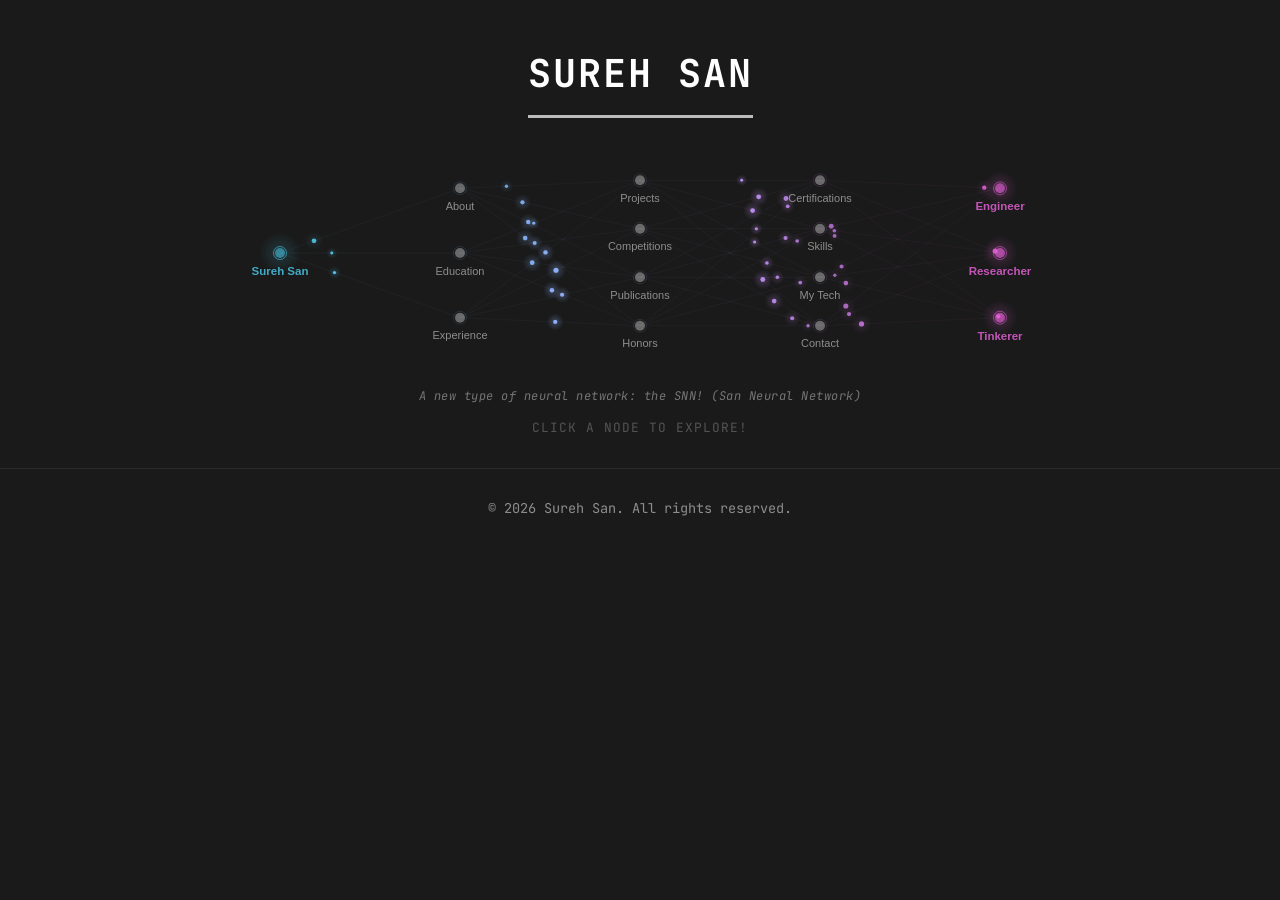
<file: index.html>
<!DOCTYPE html>
<html lang="en">
<head>
    <meta charset="UTF-8">
    <meta name="viewport" content="width=device-width, initial-scale=1.0">
    <title>Sureh San - Portfolio</title>
    <link rel="stylesheet" href="styles.css">
    <link rel="preconnect" href="https://fonts.googleapis.com">
    <link rel="preconnect" href="https://fonts.gstatic.com" crossorigin>
    <link href="https://fonts.googleapis.com/css2?family=Inter:wght@400;500;600;700&family=JetBrains+Mono:wght@400;500;600&family=Playfair+Display:wght@400;500;600;700&family=Raleway:wght@400;500;600;700&family=Space+Grotesk:wght@400;500;600;700&display=swap" rel="stylesheet">
</head>
<body class="landing">
    <header>
        <nav>
            <h1><a href="index.html" style="color: inherit; text-decoration: none;">Sureh San</a></h1>
            <div id="neural-nav">
                <canvas id="nn-canvas"></canvas>
            </div>
            <p class="nn-note">A new type of neural network: the SNN! (San Neural Network)</p>
            <p class="landing-hint">Click a node to explore!</p>
        </nav>
    </header>

    <main></main>

    <footer>
        <p>&copy; 2026 Sureh San. All rights reserved.</p>
    </footer>
    <script src="neural-nav.js"></script>
</body>
</html>
</file>
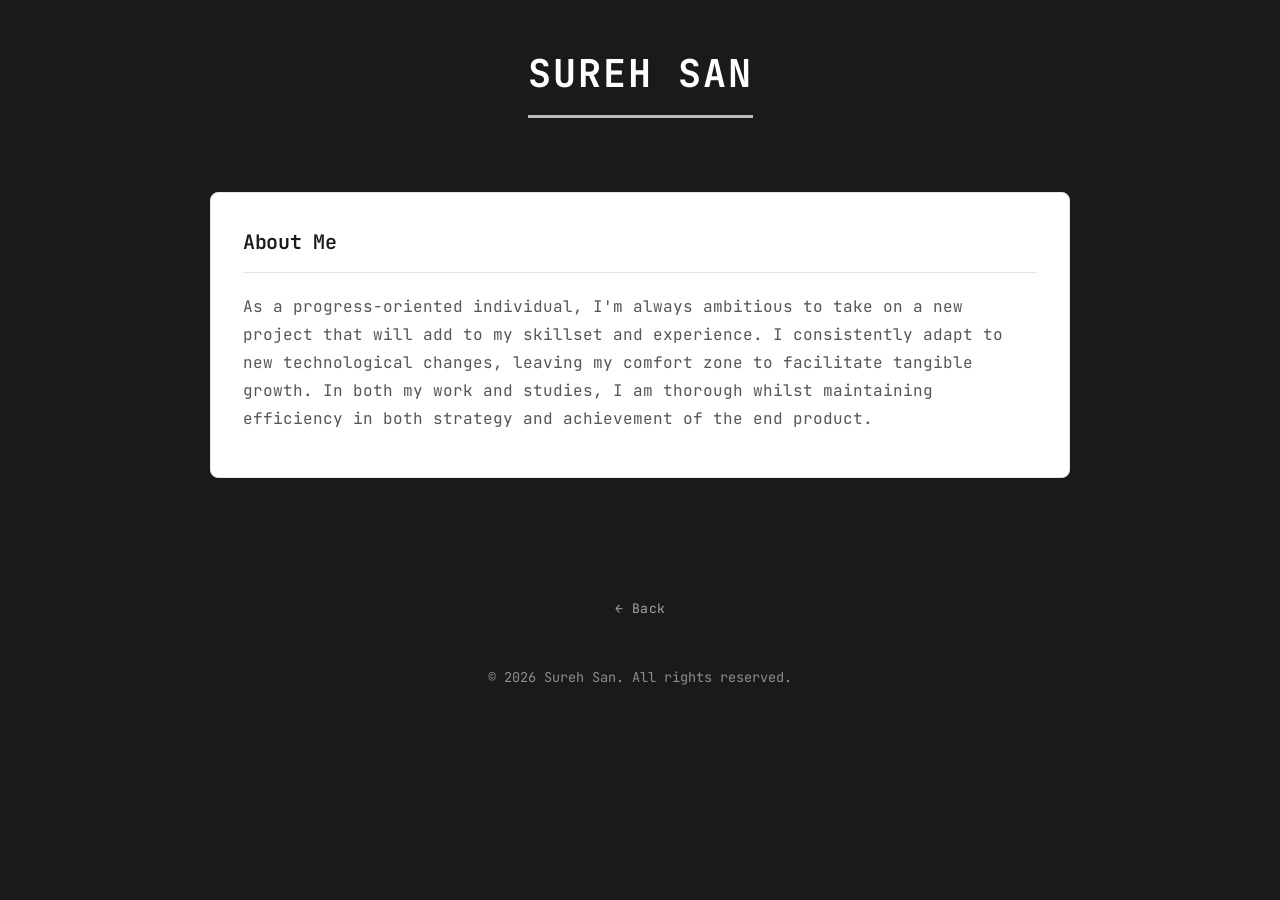
<file: about.html>
<!DOCTYPE html>
<html lang="en">
<head>
    <meta charset="UTF-8">
    <meta name="viewport" content="width=device-width, initial-scale=1.0">
    <title>About — Sureh San</title>
    <link rel="stylesheet" href="styles.css">
    <link rel="preconnect" href="https://fonts.googleapis.com">
    <link rel="preconnect" href="https://fonts.gstatic.com" crossorigin>
    <link href="https://fonts.googleapis.com/css2?family=JetBrains+Mono:wght@400;500;600&display=swap" rel="stylesheet">
</head>
<body>
    <header>
        <nav>
            <h1><a href="index.html" style="color: inherit; text-decoration: none;">Sureh San</a></h1>
        </nav>
    </header>
    <main>
        <section class="section">
            <h2>About Me</h2>
            <p>As a progress-oriented individual, I'm always ambitious to take on a new project that will add to my skillset and experience. I consistently adapt to new technological changes, leaving my comfort zone to facilitate tangible growth. In both my work and studies, I am thorough whilst maintaining efficiency in both strategy and achievement of the end product.</p>
        </section>
    </main>
    <div class="back-btn-wrapper"><a href="index.html" class="back-btn">&#8592; Back</a></div>
    <footer><p>&copy; 2026 Sureh San. All rights reserved.</p></footer>
</body>
</html>
</file>
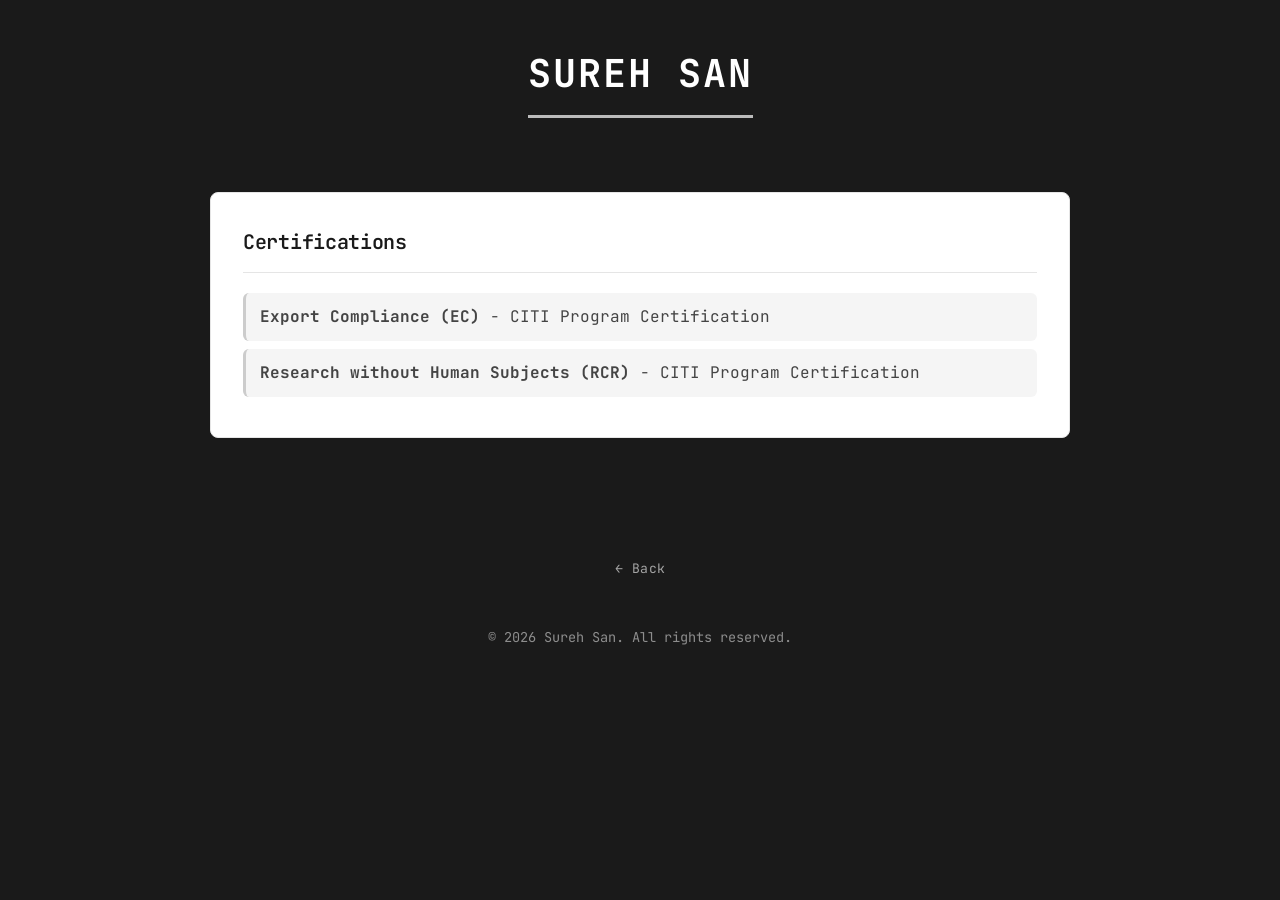
<file: certifications.html>
<!DOCTYPE html>
<html lang="en">
<head>
    <meta charset="UTF-8">
    <meta name="viewport" content="width=device-width, initial-scale=1.0">
    <title>Certifications — Sureh San</title>
    <link rel="stylesheet" href="styles.css">
    <link rel="preconnect" href="https://fonts.googleapis.com">
    <link rel="preconnect" href="https://fonts.gstatic.com" crossorigin>
    <link href="https://fonts.googleapis.com/css2?family=JetBrains+Mono:wght@400;500;600&display=swap" rel="stylesheet">
</head>
<body>
    <header>
        <nav>
            <h1><a href="index.html" style="color: inherit; text-decoration: none;">Sureh San</a></h1>
        </nav>
    </header>
    <main>
        <section class="section">
            <h2>Certifications</h2>
            <ul>
                <li><strong>Export Compliance (EC)</strong> - CITI Program Certification</li>
                <li><strong>Research without Human Subjects (RCR)</strong> - CITI Program Certification</li>
            </ul>
        </section>
    </main>
    <div class="back-btn-wrapper"><a href="index.html" class="back-btn">&#8592; Back</a></div>
    <footer><p>&copy; 2026 Sureh San. All rights reserved.</p></footer>
</body>
</html>
</file>
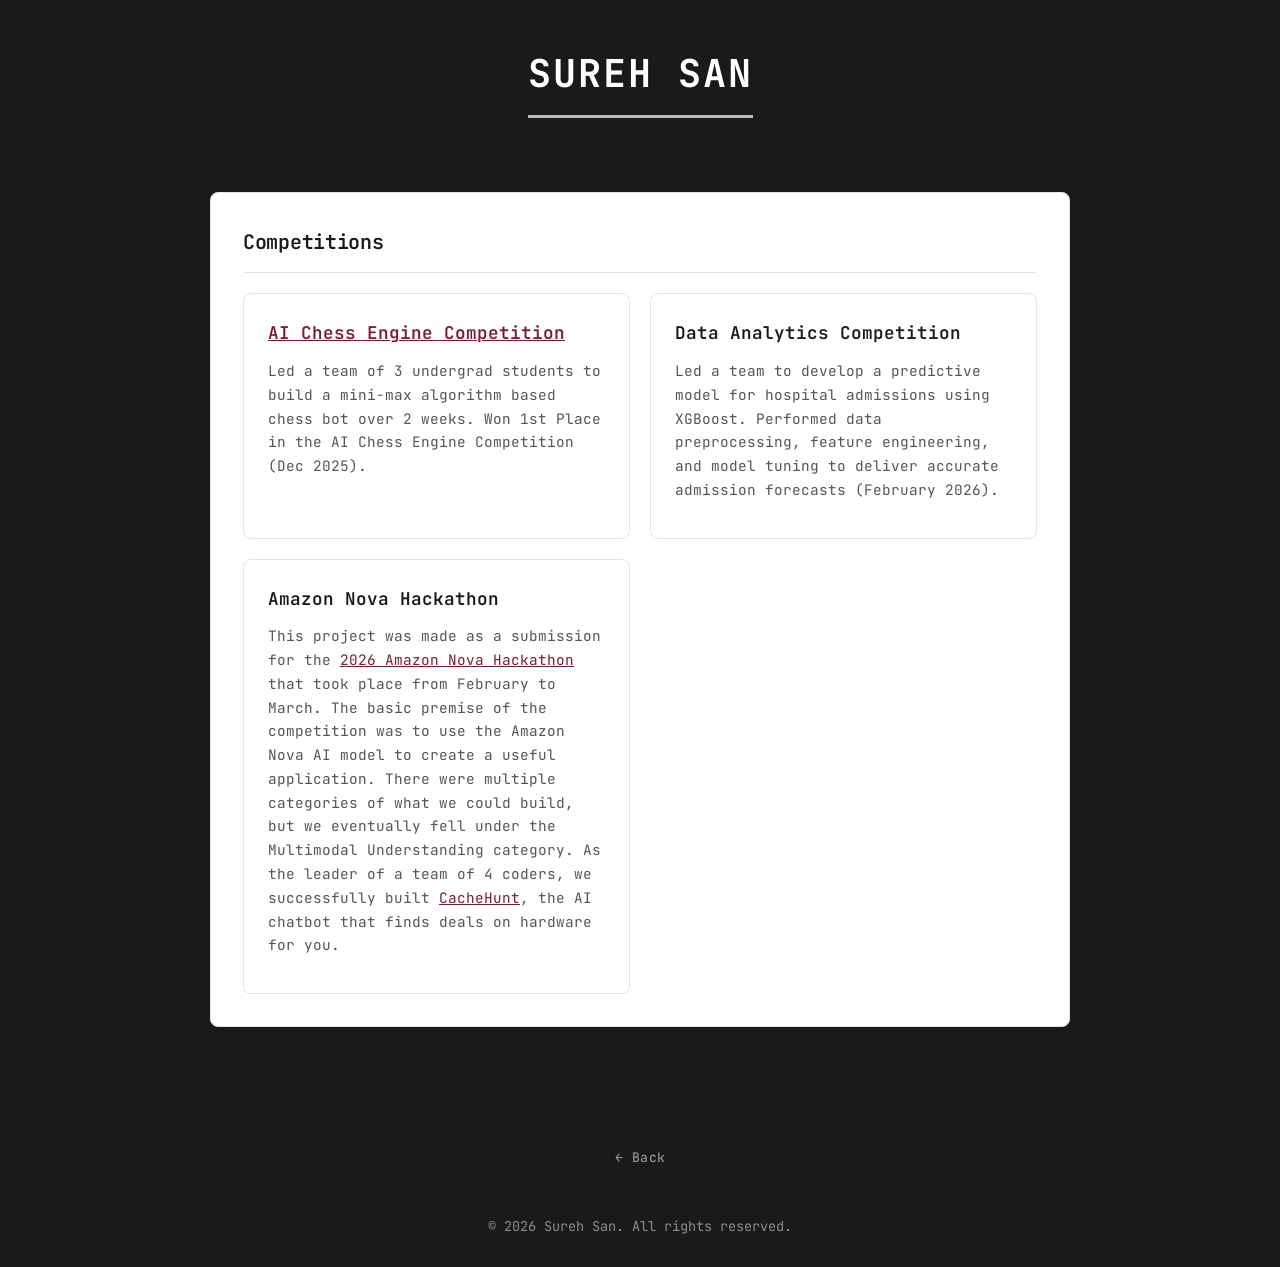
<file: competitions.html>
<!DOCTYPE html>
<html lang="en">
<head>
    <meta charset="UTF-8">
    <meta name="viewport" content="width=device-width, initial-scale=1.0">
    <title>Competitions — Sureh San</title>
    <link rel="stylesheet" href="styles.css">
    <link rel="preconnect" href="https://fonts.googleapis.com">
    <link rel="preconnect" href="https://fonts.gstatic.com" crossorigin>
    <link href="https://fonts.googleapis.com/css2?family=JetBrains+Mono:wght@400;500;600&display=swap" rel="stylesheet">
</head>
<body>
    <header>
        <nav>
            <h1><a href="index.html" style="color: inherit; text-decoration: none;">Sureh San</a></h1>
        </nav>
    </header>
    <main>
        <section class="section">
            <h2>Competitions</h2>
            <div class="project-grid">
                <div class="project-card">
                    <h3><a href="https://github.com/SurehSan/DSU-AI-Chess-Engine-1st-Place-Winner-Submission" target="_blank">AI Chess Engine Competition</a></h3>
                    <p>Led a team of 3 undergrad students to build a mini-max algorithm based chess bot over 2 weeks. Won 1st Place in the AI Chess Engine Competition (Dec 2025).</p>
                </div>
                <div class="project-card">
                    <h3>Data Analytics Competition</h3>
                    <p>Led a team to develop a predictive model for hospital admissions using XGBoost. Performed data preprocessing, feature engineering, and model tuning to deliver accurate admission forecasts (February 2026).</p>
                </div>
                <div class="project-card">
                    <h3>Amazon Nova Hackathon</h3>
                    <p>This project was made as a submission for the <a href="https://amazon-nova.devpost.com/rules" target="_blank">2026 Amazon Nova Hackathon</a> that took place from February to March. The basic premise of the competition was to use the Amazon Nova AI model to create a useful application. There were multiple categories of what we could build, but we eventually fell under the Multimodal Understanding category. As the leader of a team of 4 coders, we successfully built <a href="https://github.com/SurehSan/Amazon-Nova-Hackathon/tree/sureh's-branch" target="_blank">CacheHunt</a>, the AI chatbot that finds deals on hardware for you.</p>
                </div>
            </div>
        </section>
    </main>
    <div class="back-btn-wrapper"><a href="index.html" class="back-btn">&#8592; Back</a></div>
    <footer><p>&copy; 2026 Sureh San. All rights reserved.</p></footer>
</body>
</html>
</file>
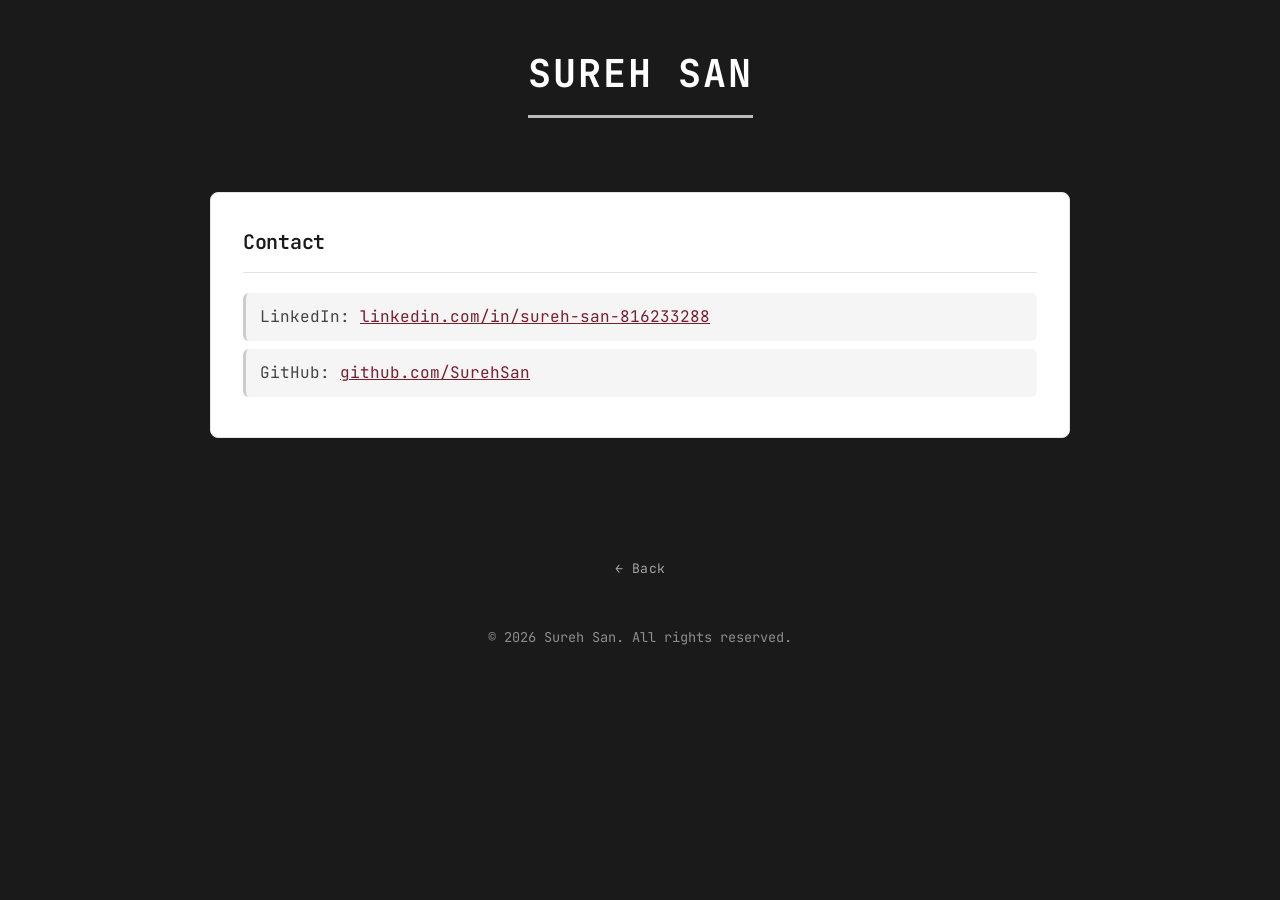
<file: contact.html>
<!DOCTYPE html>
<html lang="en">
<head>
    <meta charset="UTF-8">
    <meta name="viewport" content="width=device-width, initial-scale=1.0">
    <title>Contact — Sureh San</title>
    <link rel="stylesheet" href="styles.css">
    <link rel="preconnect" href="https://fonts.googleapis.com">
    <link rel="preconnect" href="https://fonts.gstatic.com" crossorigin>
    <link href="https://fonts.googleapis.com/css2?family=JetBrains+Mono:wght@400;500;600&display=swap" rel="stylesheet">
</head>
<body>
    <header>
        <nav>
            <h1><a href="index.html" style="color: inherit; text-decoration: none;">Sureh San</a></h1>
        </nav>
    </header>
    <main>
        <section class="section">
            <h2>Contact</h2>
            <ul>
                <li>LinkedIn: <a href="https://www.linkedin.com/in/sureh-san-816233288/" target="_blank">linkedin.com/in/sureh-san-816233288</a></li>
                <li>GitHub: <a href="https://github.com/SurehSan" target="_blank">github.com/SurehSan</a></li>
            </ul>
        </section>
    </main>
    <div class="back-btn-wrapper"><a href="index.html" class="back-btn">&#8592; Back</a></div>
    <footer><p>&copy; 2026 Sureh San. All rights reserved.</p></footer>
</body>
</html>
</file>
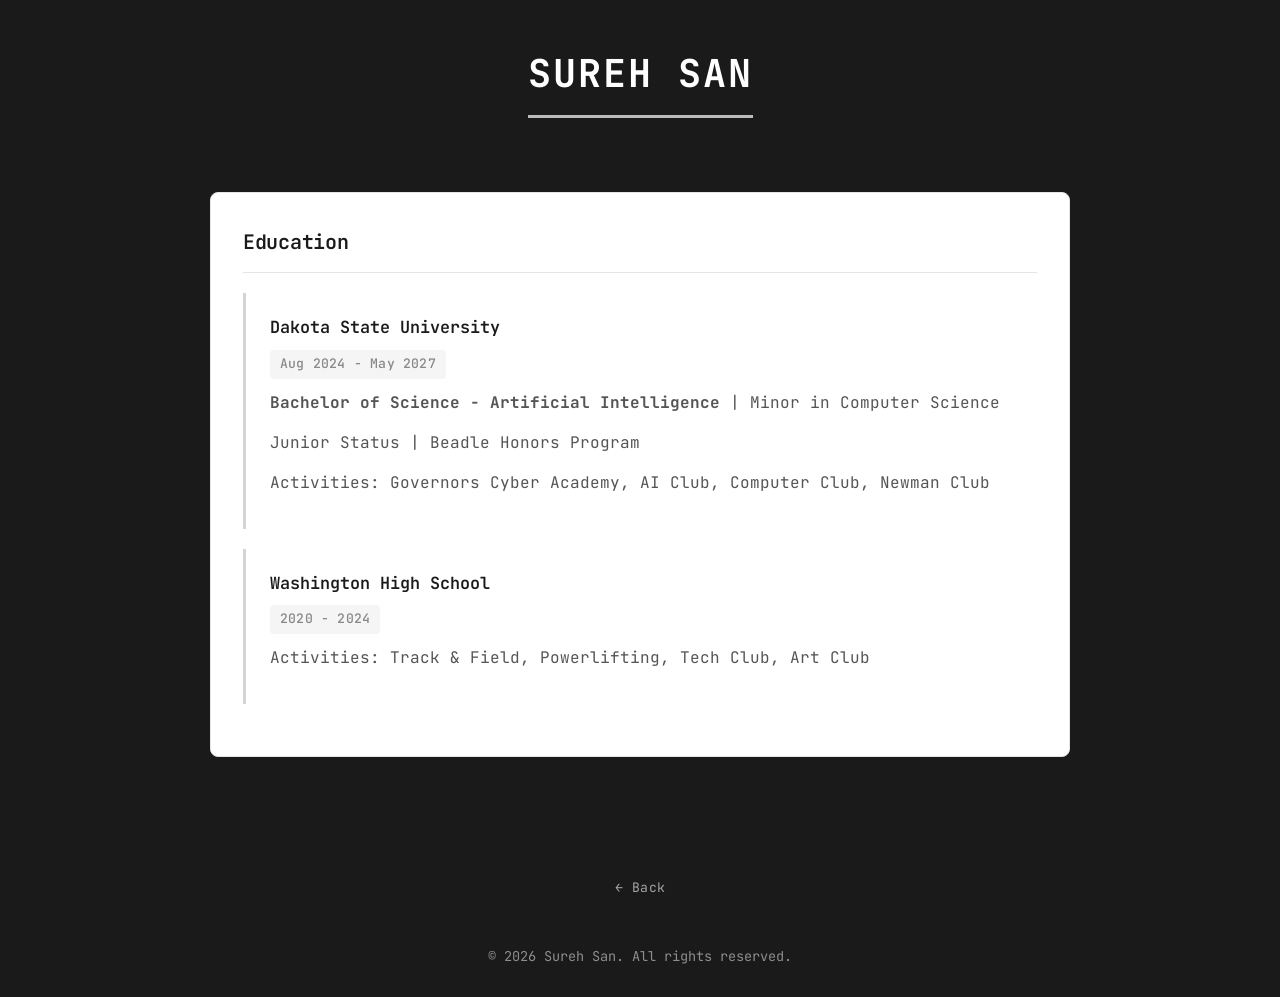
<file: education.html>
<!DOCTYPE html>
<html lang="en">
<head>
    <meta charset="UTF-8">
    <meta name="viewport" content="width=device-width, initial-scale=1.0">
    <title>Education — Sureh San</title>
    <link rel="stylesheet" href="styles.css">
    <link rel="preconnect" href="https://fonts.googleapis.com">
    <link rel="preconnect" href="https://fonts.gstatic.com" crossorigin>
    <link href="https://fonts.googleapis.com/css2?family=JetBrains+Mono:wght@400;500;600&display=swap" rel="stylesheet">
</head>
<body>
    <header>
        <nav>
            <h1><a href="index.html" style="color: inherit; text-decoration: none;">Sureh San</a></h1>
        </nav>
    </header>
    <main>
        <section class="section">
            <h2>Education</h2>
            <div class="experience-item">
                <h3>Dakota State University</h3>
                <p class="date">Aug 2024 - May 2027</p>
                <p><strong>Bachelor of Science - Artificial Intelligence</strong> | Minor in Computer Science</p>
                <p>Junior Status | Beadle Honors Program</p>
                <p>Activities: Governors Cyber Academy, AI Club, Computer Club, Newman Club</p>
            </div>
            <div class="experience-item">
                <h3>Washington High School</h3>
                <p class="date">2020 - 2024</p>
                <p>Activities: Track & Field, Powerlifting, Tech Club, Art Club</p>
            </div>
        </section>
    </main>
    <div class="back-btn-wrapper"><a href="index.html" class="back-btn">&#8592; Back</a></div>
    <footer><p>&copy; 2026 Sureh San. All rights reserved.</p></footer>
</body>
</html>
</file>
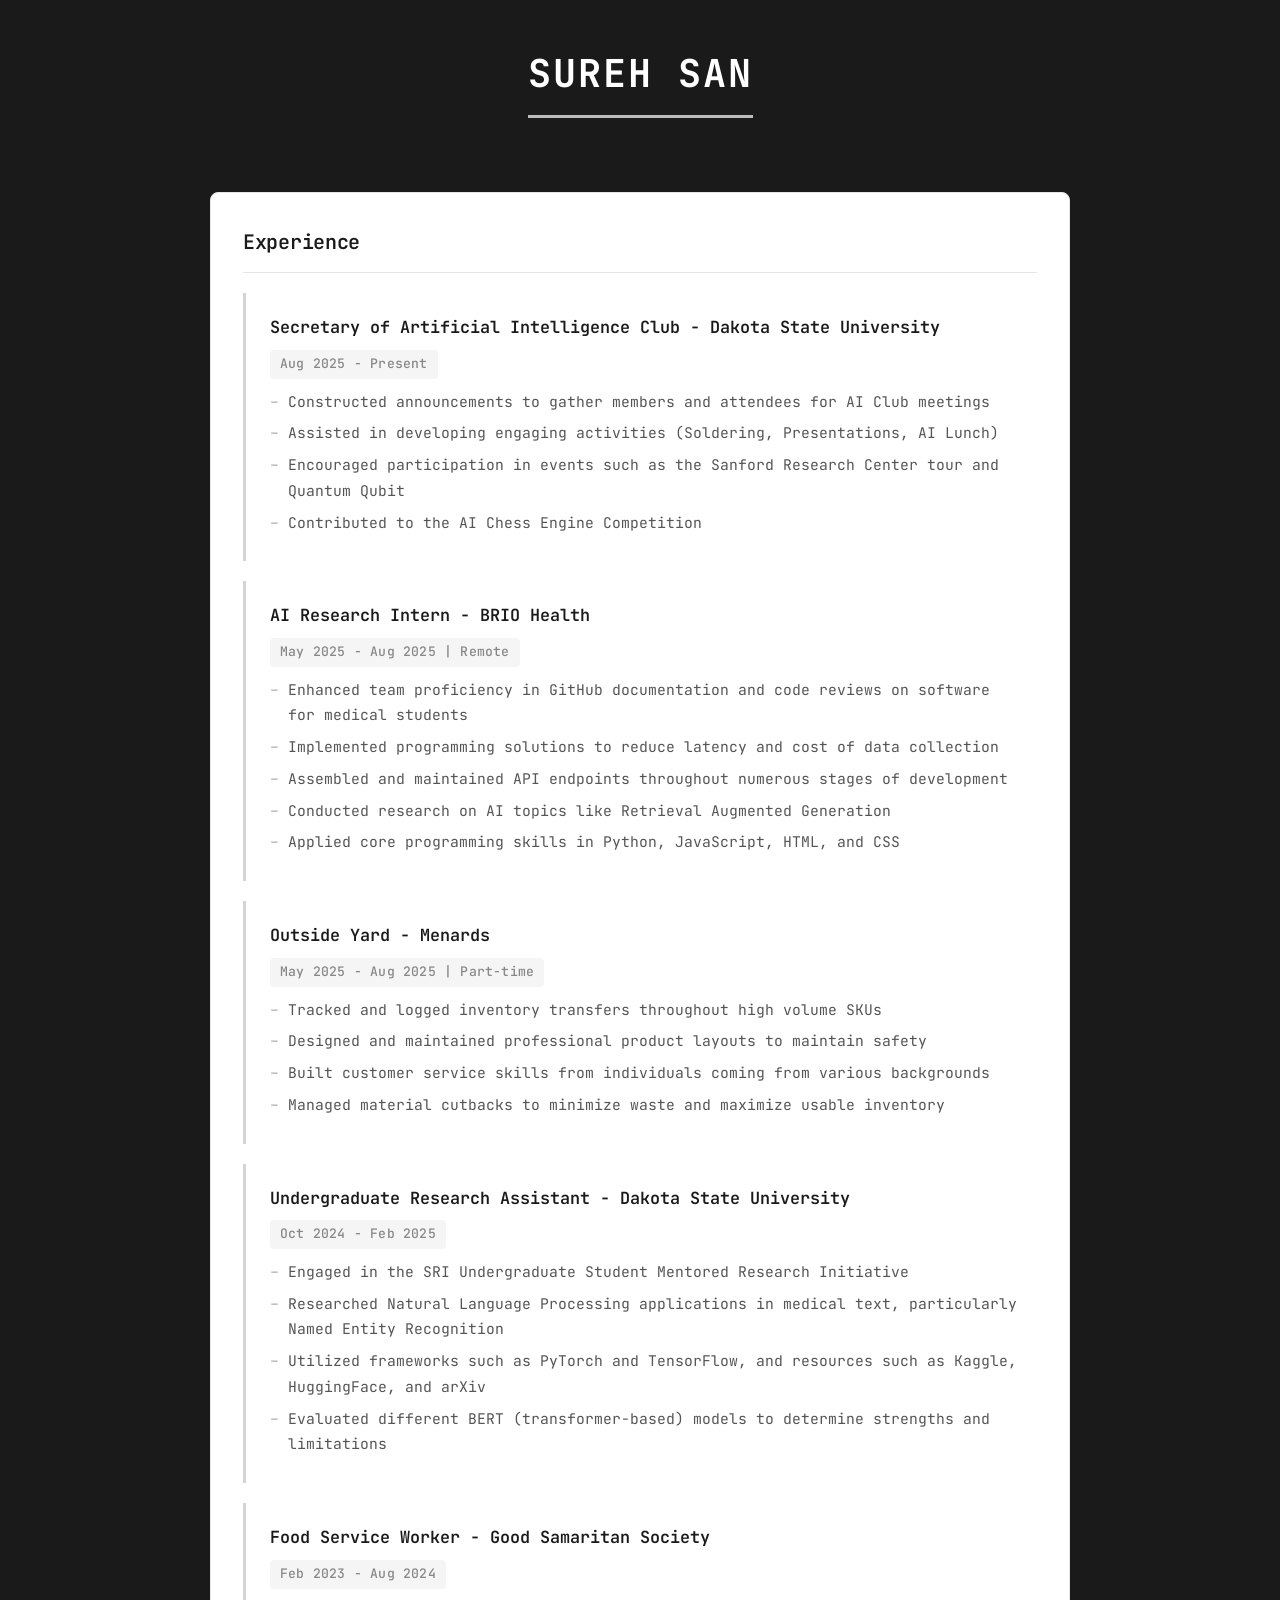
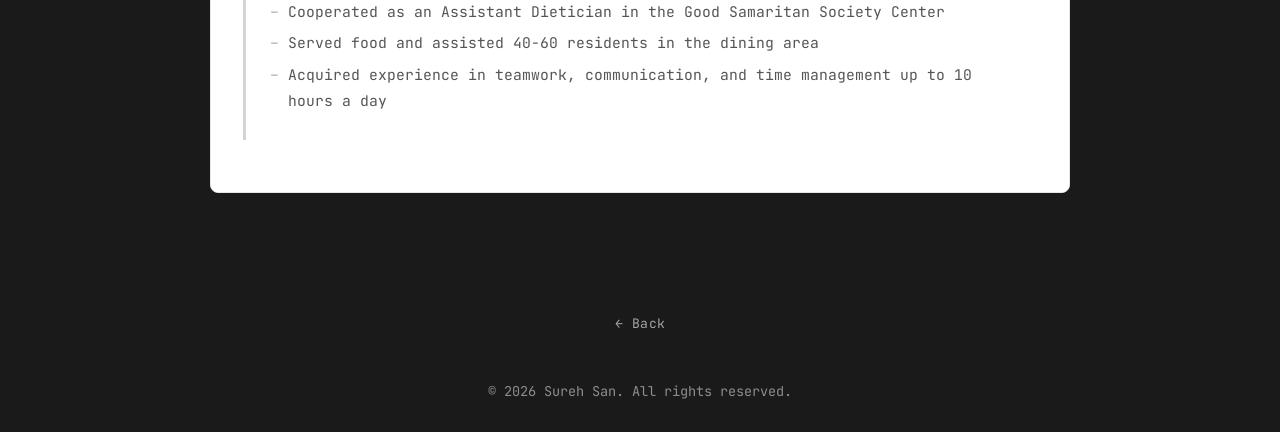
<file: experience.html>
<!DOCTYPE html>
<html lang="en">
<head>
    <meta charset="UTF-8">
    <meta name="viewport" content="width=device-width, initial-scale=1.0">
    <title>Experience — Sureh San</title>
    <link rel="stylesheet" href="styles.css">
    <link rel="preconnect" href="https://fonts.googleapis.com">
    <link rel="preconnect" href="https://fonts.gstatic.com" crossorigin>
    <link href="https://fonts.googleapis.com/css2?family=JetBrains+Mono:wght@400;500;600&display=swap" rel="stylesheet">
</head>
<body>
    <header>
        <nav>
            <h1><a href="index.html" style="color: inherit; text-decoration: none;">Sureh San</a></h1>
        </nav>
    </header>
    <main>
        <section class="section">
            <h2>Experience</h2>

            <div class="experience-item">
                <h3>Secretary of Artificial Intelligence Club - Dakota State University</h3>
                <p class="date">Aug 2025 - Present</p>
                <ul>
                    <li>Constructed announcements to gather members and attendees for AI Club meetings</li>
                    <li>Assisted in developing engaging activities (Soldering, Presentations, AI Lunch)</li>
                    <li>Encouraged participation in events such as the Sanford Research Center tour and Quantum Qubit</li>
                    <li>Contributed to the AI Chess Engine Competition</li>
                </ul>
            </div>

            <div class="experience-item">
                <h3>AI Research Intern - BRIO Health</h3>
                <p class="date">May 2025 - Aug 2025 | Remote</p>
                <ul>
                    <li>Enhanced team proficiency in GitHub documentation and code reviews on software for medical students</li>
                    <li>Implemented programming solutions to reduce latency and cost of data collection</li>
                    <li>Assembled and maintained API endpoints throughout numerous stages of development</li>
                    <li>Conducted research on AI topics like Retrieval Augmented Generation</li>
                    <li>Applied core programming skills in Python, JavaScript, HTML, and CSS</li>
                </ul>
            </div>

            <div class="experience-item">
                <h3>Outside Yard - Menards</h3>
                <p class="date">May 2025 - Aug 2025 | Part-time</p>
                <ul>
                    <li>Tracked and logged inventory transfers throughout high volume SKUs</li>
                    <li>Designed and maintained professional product layouts to maintain safety</li>
                    <li>Built customer service skills from individuals coming from various backgrounds</li>
                    <li>Managed material cutbacks to minimize waste and maximize usable inventory</li>
                </ul>
            </div>

            <div class="experience-item">
                <h3>Undergraduate Research Assistant - Dakota State University</h3>
                <p class="date">Oct 2024 - Feb 2025</p>
                <ul>
                    <li>Engaged in the SRI Undergraduate Student Mentored Research Initiative</li>
                    <li>Researched Natural Language Processing applications in medical text, particularly Named Entity Recognition</li>
                    <li>Utilized frameworks such as PyTorch and TensorFlow, and resources such as Kaggle, HuggingFace, and arXiv</li>
                    <li>Evaluated different BERT (transformer-based) models to determine strengths and limitations</li>
                </ul>
            </div>

            <div class="experience-item">
                <h3>Food Service Worker - Good Samaritan Society</h3>
                <p class="date">Feb 2023 - Aug 2024</p>
                <ul>
                    <li>Cooperated as an Assistant Dietician in the Good Samaritan Society Center</li>
                    <li>Served food and assisted 40-60 residents in the dining area</li>
                    <li>Acquired experience in teamwork, communication, and time management up to 10 hours a day</li>
                </ul>
            </div>
        </section>
    </main>
    <div class="back-btn-wrapper"><a href="index.html" class="back-btn">&#8592; Back</a></div>
    <footer><p>&copy; 2026 Sureh San. All rights reserved.</p></footer>
</body>
</html>
</file>
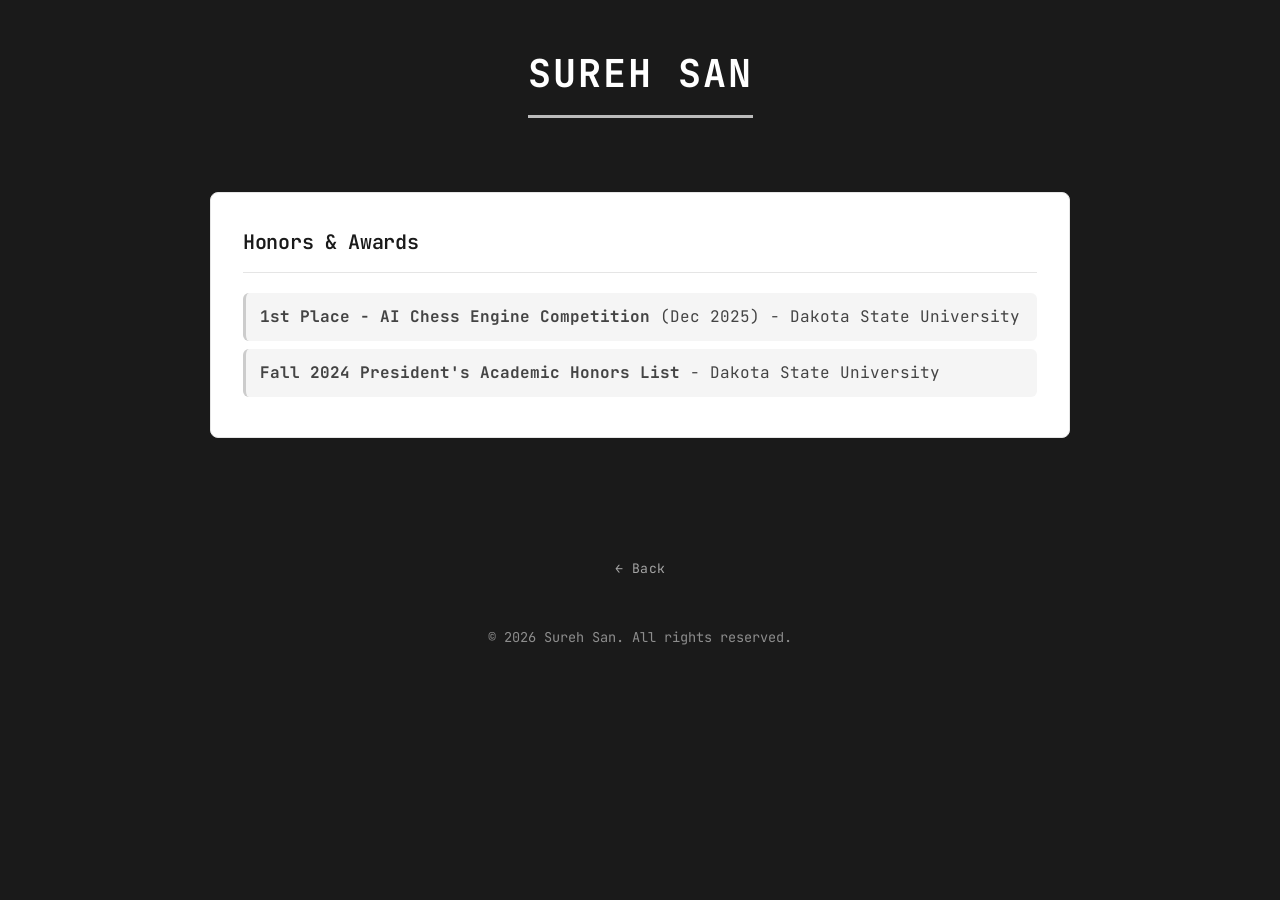
<file: honors.html>
<!DOCTYPE html>
<html lang="en">
<head>
    <meta charset="UTF-8">
    <meta name="viewport" content="width=device-width, initial-scale=1.0">
    <title>Honors — Sureh San</title>
    <link rel="stylesheet" href="styles.css">
    <link rel="preconnect" href="https://fonts.googleapis.com">
    <link rel="preconnect" href="https://fonts.gstatic.com" crossorigin>
    <link href="https://fonts.googleapis.com/css2?family=JetBrains+Mono:wght@400;500;600&display=swap" rel="stylesheet">
</head>
<body>
    <header>
        <nav>
            <h1><a href="index.html" style="color: inherit; text-decoration: none;">Sureh San</a></h1>
        </nav>
    </header>
    <main>
        <section class="section">
            <h2>Honors & Awards</h2>
            <ul>
                <li><strong>1st Place - AI Chess Engine Competition</strong> (Dec 2025) - Dakota State University</li>
                <li><strong>Fall 2024 President's Academic Honors List</strong> - Dakota State University</li>
            </ul>
        </section>
    </main>
    <div class="back-btn-wrapper"><a href="index.html" class="back-btn">&#8592; Back</a></div>
    <footer><p>&copy; 2026 Sureh San. All rights reserved.</p></footer>
</body>
</html>
</file>
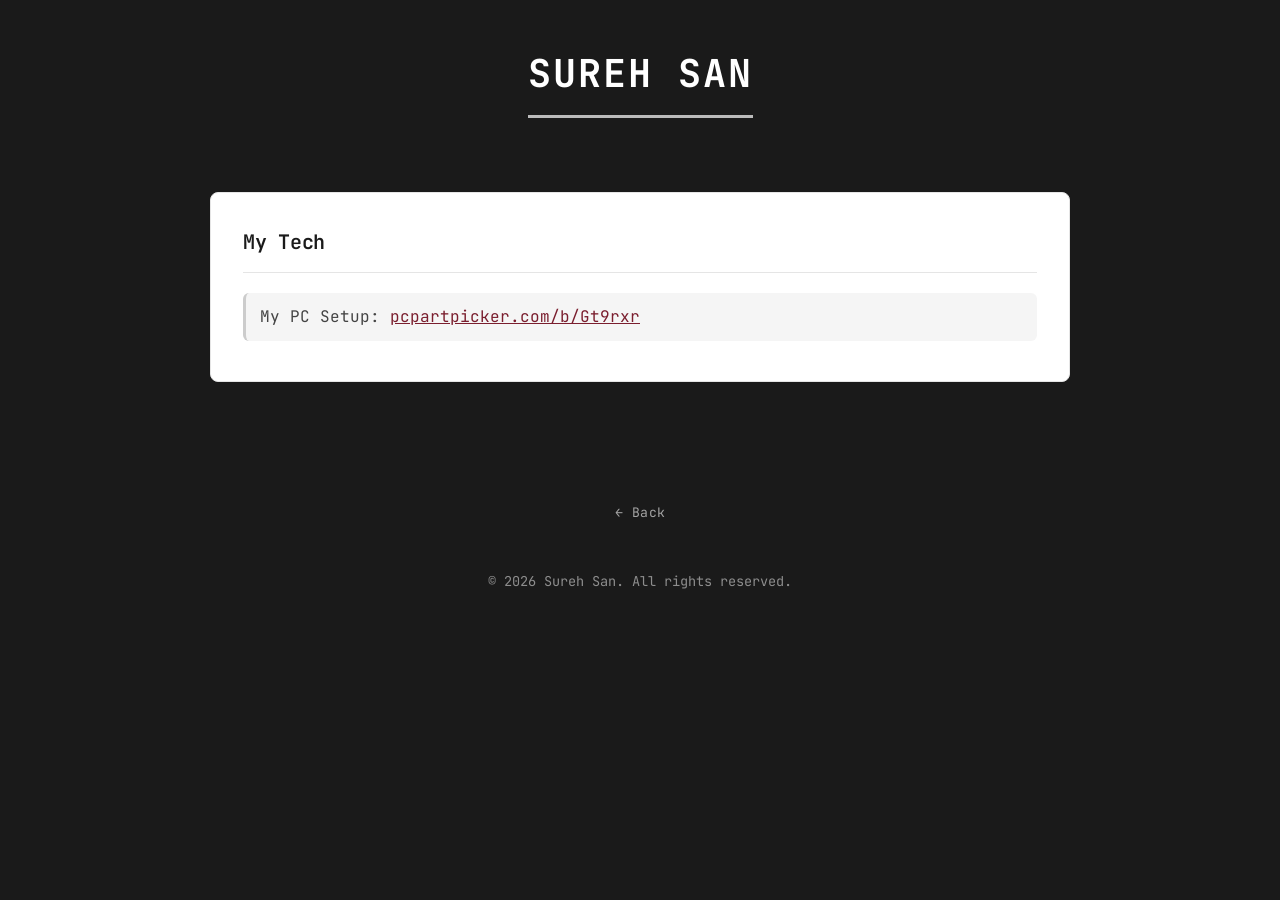
<file: mytech.html>
<!DOCTYPE html>
<html lang="en">
<head>
    <meta charset="UTF-8">
    <meta name="viewport" content="width=device-width, initial-scale=1.0">
    <title>My Tech — Sureh San</title>
    <link rel="stylesheet" href="styles.css">
    <link rel="preconnect" href="https://fonts.googleapis.com">
    <link rel="preconnect" href="https://fonts.gstatic.com" crossorigin>
    <link href="https://fonts.googleapis.com/css2?family=JetBrains+Mono:wght@400;500;600&display=swap" rel="stylesheet">
</head>
<body>
    <header>
        <nav>
            <h1><a href="index.html" style="color: inherit; text-decoration: none;">Sureh San</a></h1>
        </nav>
    </header>
    <main>
        <section class="section">
            <h2>My Tech</h2>
            <ul>
                <li>My PC Setup: <a href="https://pcpartpicker.com/b/Gt9rxr" target="_blank">pcpartpicker.com/b/Gt9rxr</a></li>
            </ul>
        </section>
    </main>
    <div class="back-btn-wrapper"><a href="index.html" class="back-btn">&#8592; Back</a></div>
    <footer><p>&copy; 2026 Sureh San. All rights reserved.</p></footer>
</body>
</html>
</file>
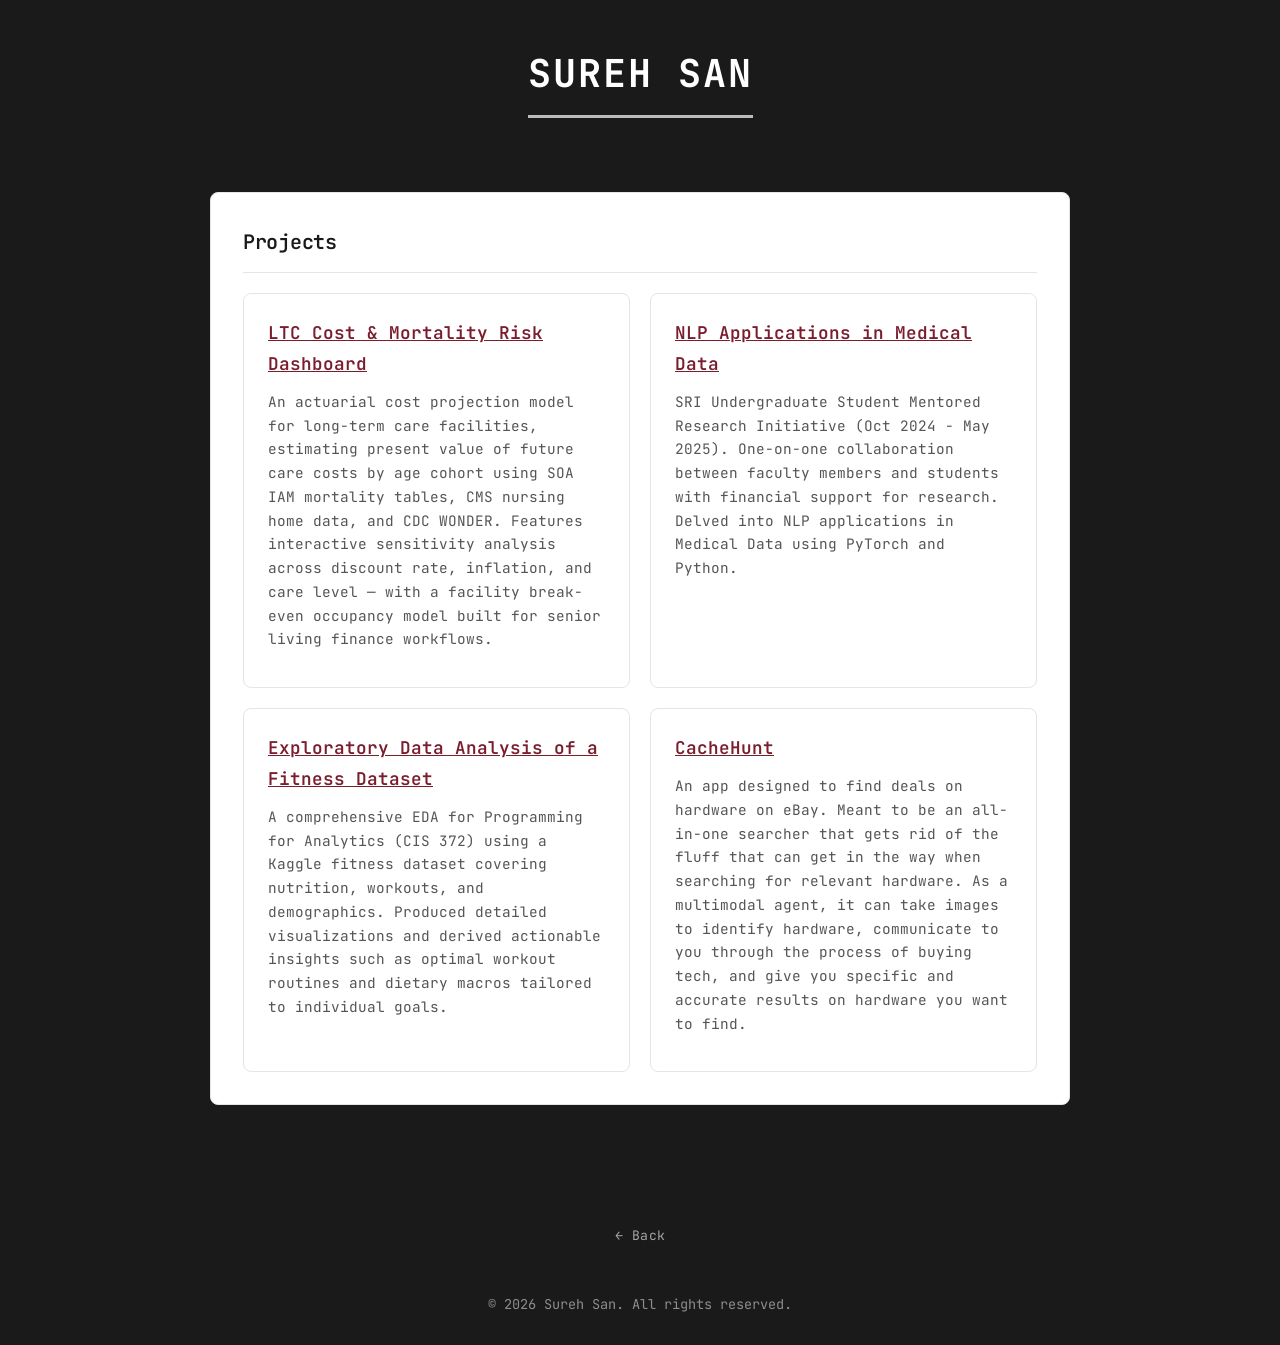
<file: projects.html>
<!DOCTYPE html>
<html lang="en">
<head>
    <meta charset="UTF-8">
    <meta name="viewport" content="width=device-width, initial-scale=1.0">
    <title>Projects — Sureh San</title>
    <link rel="stylesheet" href="styles.css">
    <link rel="preconnect" href="https://fonts.googleapis.com">
    <link rel="preconnect" href="https://fonts.gstatic.com" crossorigin>
    <link href="https://fonts.googleapis.com/css2?family=JetBrains+Mono:wght@400;500;600&display=swap" rel="stylesheet">
</head>
<body>
    <header>
        <nav>
            <h1><a href="index.html" style="color: inherit; text-decoration: none;">Sureh San</a></h1>
        </nav>
    </header>
    <main>
        <section class="section">
            <h2>Projects</h2>
            <div class="project-grid">
                <div class="project-card">
                    <h3><a href="https://dashboard.surehsan.com/" target="_blank">LTC Cost & Mortality Risk Dashboard</a></h3>
                    <p>An actuarial cost projection model for long-term care facilities, estimating present value of future care costs by age cohort using SOA IAM mortality tables, CMS nursing home data, and CDC WONDER. Features interactive sensitivity analysis across discount rate, inflation, and care level — with a facility break-even occupancy model built for senior living finance workflows.</p>
                </div>
                <div class="project-card">
                    <h3><a href="https://scholar.dsu.edu/research-symposium/60/" target="_blank">NLP Applications in Medical Data</a></h3>
                    <p>SRI Undergraduate Student Mentored Research Initiative (Oct 2024 - May 2025). One-on-one collaboration between faculty members and students with financial support for research. Delved into NLP applications in Medical Data using PyTorch and Python.</p>
                </div>
                <div class="project-card">
                    <h3><a href="https://github.com/SurehSan/Exploratory-Data-Analysis-of-a-Fitness-Dataset" target="_blank">Exploratory Data Analysis of a Fitness Dataset</a></h3>
                    <p>A comprehensive EDA for Programming for Analytics (CIS 372) using a Kaggle fitness dataset covering nutrition, workouts, and demographics. Produced detailed visualizations and derived actionable insights such as optimal workout routines and dietary macros tailored to individual goals.</p>
                </div>
                <div class="project-card">
                    <h3><a href="https://github.com/SurehSan/Amazon-Nova-Hackathon/tree/sureh's-branch" target="_blank">CacheHunt</a></h3>
                    <p>An app designed to find deals on hardware on eBay. Meant to be an all-in-one searcher that gets rid of the fluff that can get in the way when searching for relevant hardware. As a multimodal agent, it can take images to identify hardware, communicate to you through the process of buying tech, and give you specific and accurate results on hardware you want to find.</p>
                </div>
            </div>
        </section>
    </main>
    <div class="back-btn-wrapper"><a href="index.html" class="back-btn">&#8592; Back</a></div>
    <footer><p>&copy; 2026 Sureh San. All rights reserved.</p></footer>
</body>
</html>
</file>
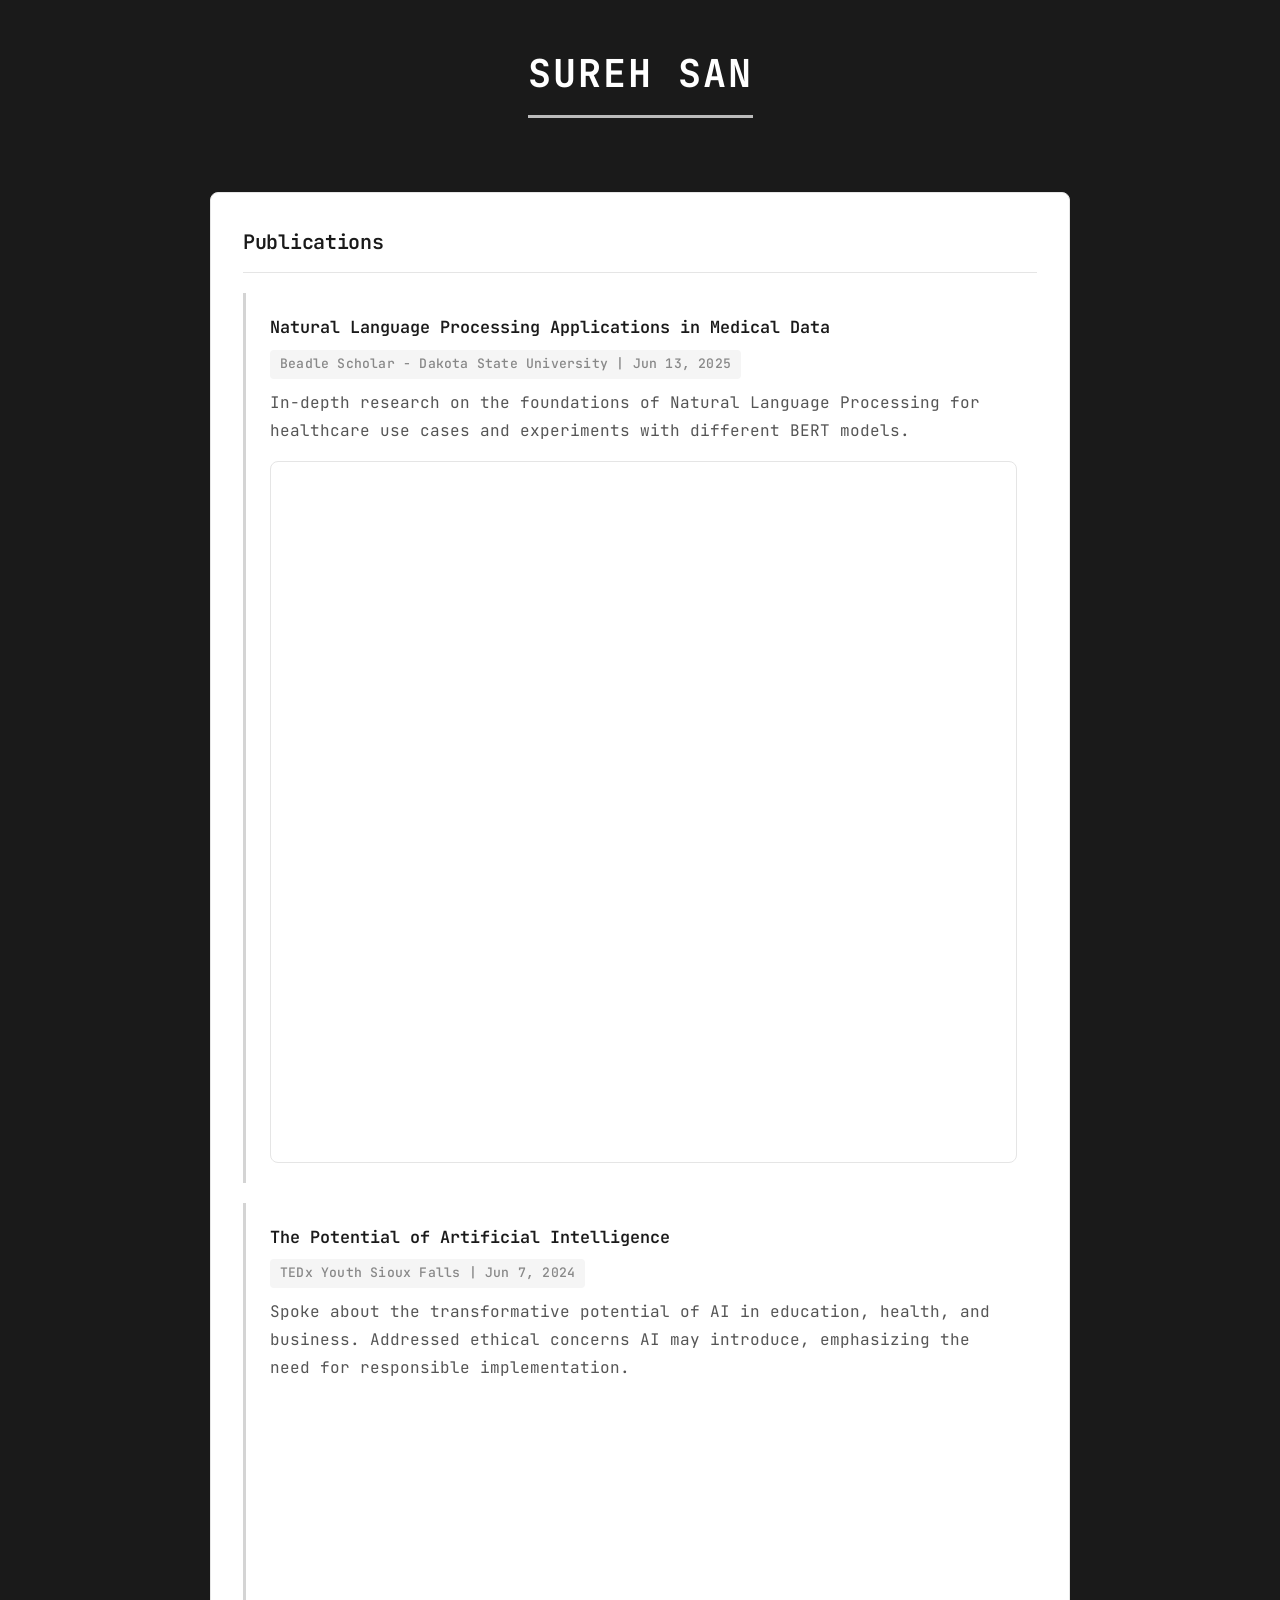
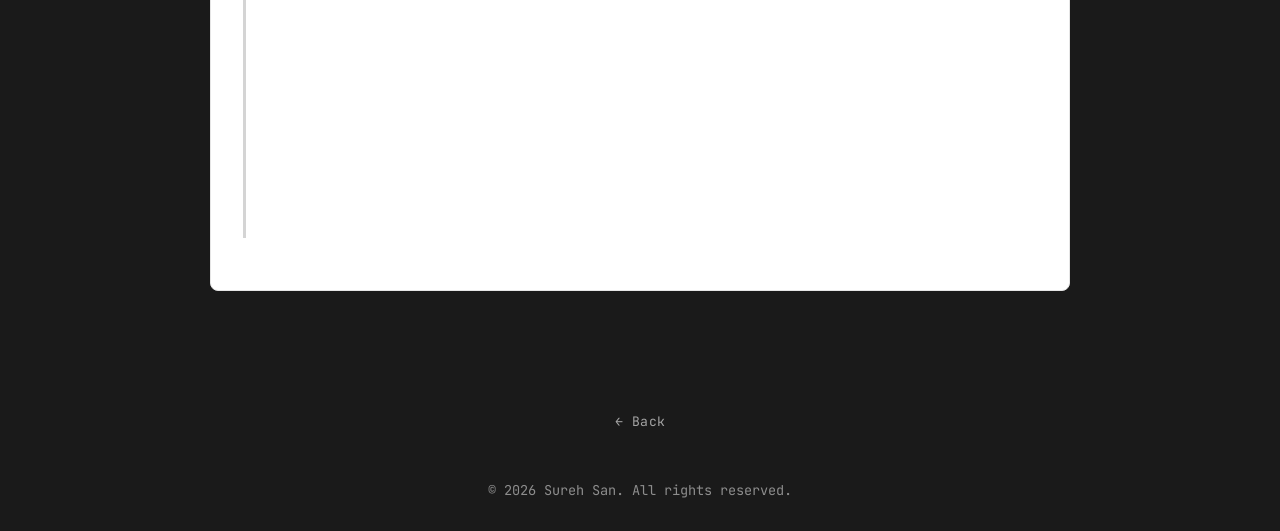
<file: publications.html>
<!DOCTYPE html>
<html lang="en">
<head>
    <meta charset="UTF-8">
    <meta name="viewport" content="width=device-width, initial-scale=1.0">
    <title>Publications — Sureh San</title>
    <link rel="stylesheet" href="styles.css">
    <link rel="preconnect" href="https://fonts.googleapis.com">
    <link rel="preconnect" href="https://fonts.gstatic.com" crossorigin>
    <link href="https://fonts.googleapis.com/css2?family=JetBrains+Mono:wght@400;500;600&display=swap" rel="stylesheet">
</head>
<body>
    <header>
        <nav>
            <h1><a href="index.html" style="color: inherit; text-decoration: none;">Sureh San</a></h1>
        </nav>
    </header>
    <main>
        <section class="section">
            <h2>Publications</h2>
            <div class="experience-item">
                <h3>Natural Language Processing Applications in Medical Data</h3>
                <p class="date">Beadle Scholar - Dakota State University | Jun 13, 2025</p>
                <p>In-depth research on the foundations of Natural Language Processing for healthcare use cases and experiments with different BERT models.</p>
                <div class="pdf-wrapper">
                    <iframe src="https://scholar.dsu.edu/cgi/viewcontent.cgi?article=1058&context=research-symposium" title="NLP Applications in Medical Data — Beadle Scholar"></iframe>
                </div>
            </div>
            <div class="experience-item">
                <h3>The Potential of Artificial Intelligence</h3>
                <p class="date">TEDx Youth Sioux Falls | Jun 7, 2024</p>
                <p>Spoke about the transformative potential of AI in education, health, and business. Addressed ethical concerns AI may introduce, emphasizing the need for responsible implementation.</p>
                <div class="video-wrapper">
                    <iframe src="https://www.youtube.com/embed/fU_39pJzX9Y" title="The Potential of Artificial Intelligence — TEDx Youth Sioux Falls" frameborder="0" allow="accelerometer; autoplay; clipboard-write; encrypted-media; gyroscope; picture-in-picture; web-share" allowfullscreen></iframe>
                </div>
            </div>
        </section>
    </main>
    <div class="back-btn-wrapper"><a href="index.html" class="back-btn">&#8592; Back</a></div>
    <footer><p>&copy; 2026 Sureh San. All rights reserved.</p></footer>
</body>
</html>
</file>
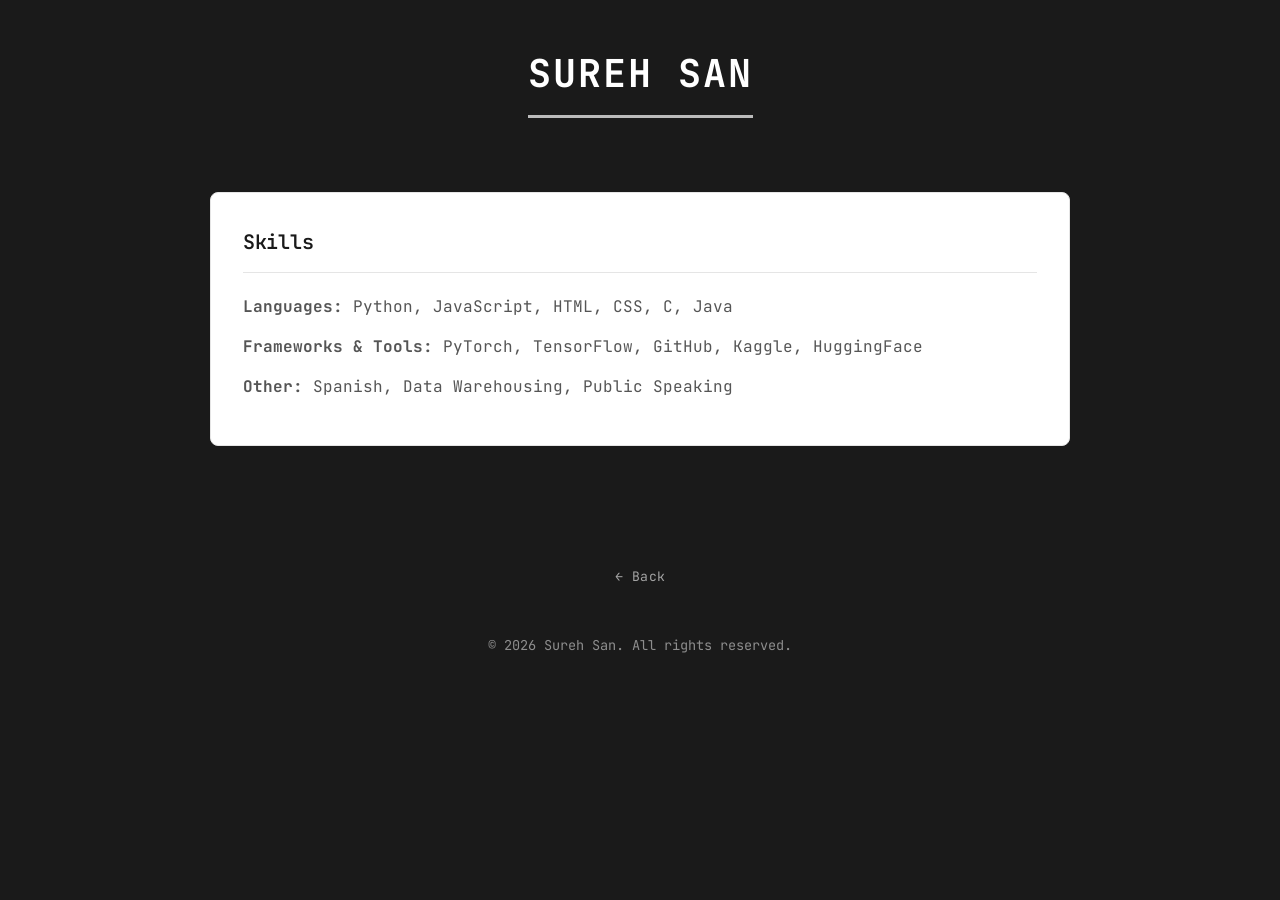
<file: skills.html>
<!DOCTYPE html>
<html lang="en">
<head>
    <meta charset="UTF-8">
    <meta name="viewport" content="width=device-width, initial-scale=1.0">
    <title>Skills — Sureh San</title>
    <link rel="stylesheet" href="styles.css">
    <link rel="preconnect" href="https://fonts.googleapis.com">
    <link rel="preconnect" href="https://fonts.gstatic.com" crossorigin>
    <link href="https://fonts.googleapis.com/css2?family=JetBrains+Mono:wght@400;500;600&display=swap" rel="stylesheet">
</head>
<body>
    <header>
        <nav>
            <h1><a href="index.html" style="color: inherit; text-decoration: none;">Sureh San</a></h1>
        </nav>
    </header>
    <main>
        <section class="section">
            <h2>Skills</h2>
            <p><strong>Languages:</strong> Python, JavaScript, HTML, CSS, C, Java</p>
            <p><strong>Frameworks & Tools:</strong> PyTorch, TensorFlow, GitHub, Kaggle, HuggingFace</p>
            <p><strong>Other:</strong> Spanish, Data Warehousing, Public Speaking</p>
        </section>
    </main>
    <div class="back-btn-wrapper"><a href="index.html" class="back-btn">&#8592; Back</a></div>
    <footer><p>&copy; 2026 Sureh San. All rights reserved.</p></footer>
</body>
</html>
</file>
<file: styles.css>
/* Global link color */
a {
    color: #7a1e2e;
    transition: color 0.2s ease;
}

a:hover {
    color: #a02840;
}

/* Reset and base styles */
* {
    margin: 0;
    padding: 0;
    box-sizing: border-box;
}

:root {
    --primary: #2c2c2c;
    --primary-light: #555;
    --accent: #6b7280;
    --dark: #1a1a1a;
    --light: #fafafa;
    --gray: #888;
    --border: #e5e5e5;
    --bg-subtle: #f5f5f5;
    --font-body: 'JetBrains Mono', monospace;
}

body {
    font-family: var(--font-body);
    line-height: 1.75;
    color: #333;
    background: var(--dark);
    min-height: 100vh;
}

.container {
    max-width: 900px;
    margin: 0 auto;
    padding: 20px;
}

/* Header and Navigation */
header {
    background: var(--dark);
    padding: 40px 20px 16px;
    margin-bottom: 0;
}

nav {
    max-width: 900px;
    margin: 0 auto;
    text-align: center;
}

nav h1 {
    font-size: 2.4rem;
    margin-bottom: 10px;
    font-weight: 700;
    color: #fff;
    letter-spacing: 2px;
    text-transform: uppercase;
    display: inline-block;
    border-bottom: 3px solid rgba(255,255,255,0.7);
    padding-bottom: 8px;
}

.nn-note {
    color: rgba(255,255,255,0.4);
    font-size: 0.75rem;
    font-style: italic;
    margin-top: 8px;
    letter-spacing: 0.5px;
}

.tagline {
    color: rgba(255,255,255,0.55);
    font-size: 0.95rem;
    margin-bottom: 24px;
    font-weight: 400;
    letter-spacing: 0.3px;
}

/* Neural-network navigation */
#neural-nav {
    position: relative;
    width: 100%;
    height: 250px;
}

#nn-canvas {
    display: block;
    width: 100%;
    height: 100%;
}

/* Main Content */
main {
    max-width: 900px;
    margin: 0 auto;
    padding: 48px 20px;
}

/* Sections */
.section {
    margin-bottom: 40px;
    background: #fff;
    border-radius: 8px;
    padding: 32px;
    border: 1px solid var(--border);
    transition: box-shadow 0.2s ease;
}

.section:hover {
    box-shadow: 0 2px 12px rgba(0, 0, 0, 0.06);
}

.section h2 {
    font-size: 1.25rem;
    margin-bottom: 20px;
    color: var(--dark);
    display: flex;
    align-items: center;
    gap: 10px;
    padding-bottom: 12px;
    border-bottom: 1px solid var(--border);
    font-weight: 600;
    letter-spacing: -0.3px;
}

.section h2 .icon {
    font-size: 1.1rem;
}

.section p {
    margin-bottom: 12px;
    color: #555;
}

.section > ul {
    list-style: none;
    margin-left: 0;
}

.section > ul > li {
    margin-bottom: 8px;
    padding: 10px 14px;
    background: var(--bg-subtle);
    border-radius: 6px;
    border-left: 3px solid #ccc;
    color: #444;
}

/* Project Grid */
.project-grid {
    display: grid;
    grid-template-columns: repeat(auto-fit, minmax(280px, 1fr));
    gap: 20px;
    margin-top: 16px;
}

.project-card {
    border: 1px solid var(--border);
    padding: 24px;
    background: #fff;
    border-radius: 8px;
    position: relative;
    transition: box-shadow 0.2s ease;
}

.project-card:hover {
    box-shadow: 0 4px 16px rgba(0, 0, 0, 0.08);
}

.project-card h3 {
    margin-bottom: 10px;
    font-size: 1.1rem;
    color: var(--dark);
    font-weight: 600;
}

.project-card p {
    line-height: 1.65;
    color: #555;
    font-size: 0.9rem;
}

/* Experience */
.experience-item {
    margin-bottom: 20px;
    padding: 20px;
    padding-left: 24px;
    border-left: 3px solid #d4d4d4;
    border-radius: 0 6px 6px 0;
    transition: border-color 0.2s ease;
}

.experience-item:hover {
    border-left-color: #999;
}

.experience-item h3 {
    font-size: 1.05rem;
    margin-bottom: 6px;
    color: var(--dark);
    font-weight: 600;
}

.experience-item .date {
    color: var(--gray);
    font-style: normal;
    font-weight: 500;
    font-size: 0.82rem;
    margin-bottom: 10px;
    display: inline-block;
    background: var(--bg-subtle);
    padding: 3px 10px;
    border-radius: 4px;
    letter-spacing: 0.2px;
}

.experience-item ul {
    list-style: none;
    margin-left: 0;
}

.experience-item ul li {
    margin-bottom: 6px;
    padding-left: 18px;
    position: relative;
    color: #555;
    font-size: 0.92rem;
}

.experience-item ul li::before {
    content: '–';
    position: absolute;
    left: 0;
    color: #aaa;
}

/* Skills Section */
#skills p {
    display: inline-block;
    margin: 6px 0;
}

.skill-category {
    display: flex;
    flex-wrap: wrap;
    gap: 8px;
    margin-bottom: 15px;
}

.skill-tag {
    background: var(--dark);
    color: #fff;
    padding: 5px 12px;
    border-radius: 4px;
    font-size: 0.82rem;
    font-weight: 500;
}

/* Contact Links */
#contact ul {
    list-style: none;
}

#contact ul li {
    margin-bottom: 10px;
}

#contact a {
    color: #7a1e2e;
    text-decoration: none;
    font-weight: 500;
    border-bottom: 1px solid transparent;
    transition: border-color 0.2s ease, color 0.2s ease;
}

#contact a:hover {
    color: #a02840;
    border-bottom-color: #7a1e2e;
}

/* Responsive video embed */
.video-wrapper {
    position: relative;
    padding-bottom: 56.25%; /* 16:9 */
    height: 0;
    margin-top: 16px;
    border-radius: 8px;
    overflow: hidden;
}

.video-wrapper iframe {
    position: absolute;
    top: 0;
    left: 0;
    width: 100%;
    height: 100%;
    border: 0;
}

/* PDF embed */
.pdf-wrapper {
    margin-top: 16px;
    border-radius: 8px;
    overflow: hidden;
    border: 1px solid var(--border);
}

.pdf-wrapper iframe {
    display: block;
    width: 100%;
    height: 700px;
    border: 0;
}

/* Footer */
footer {
    background: var(--dark);
    color: #fff;
    padding: 28px 20px;
    text-align: center;
    margin-top: 0;
}

footer p {
    opacity: 0.5;
    font-size: 0.85rem;
}

/* Landing page — unified dark background */
body.landing {
    background: var(--dark);
    color: rgba(255,255,255,0.5);
}

body.landing main {
    display: none;
}

body.landing footer {
    background: var(--dark);
    border-top: 1px solid rgba(255,255,255,0.07);
}

body.landing header {
    padding-bottom: 28px;
}

/* Landing hint */
.landing-hint {
    text-align: center;
    color: rgba(255,255,255,0.25);
    font-size: 0.8rem;
    letter-spacing: 1px;
    text-transform: uppercase;
    padding: 10px 0 0;
}

/* Back button on sub-pages */
.back-btn-wrapper {
    text-align: center;
    padding: 24px 0 8px;
}

.back-btn {
    display: inline-flex;
    align-items: center;
    gap: 8px;
    color: rgba(255,255,255,0.6);
    text-decoration: none;
    font-size: 0.82rem;
    letter-spacing: 0.5px;
    padding: 8px 16px;
    border-bottom: 1px solid transparent;
    transition: color 0.2s, border-color 0.2s;
}

.back-btn:hover {
    color: #fff;
    border-bottom-color: rgba(255,255,255,0.4);
}

/* Responsive Design */
@media (max-width: 768px) {
    nav h1 {
        font-size: 1.6rem;
        text-align: center;
    }

    .project-grid {
        grid-template-columns: 1fr;
    }

    .section {
        padding: 20px;
    }

    .section h2 {
        font-size: 1.15rem;
    }

    #neural-nav {
        height: 180px;
    }
}
</file>
